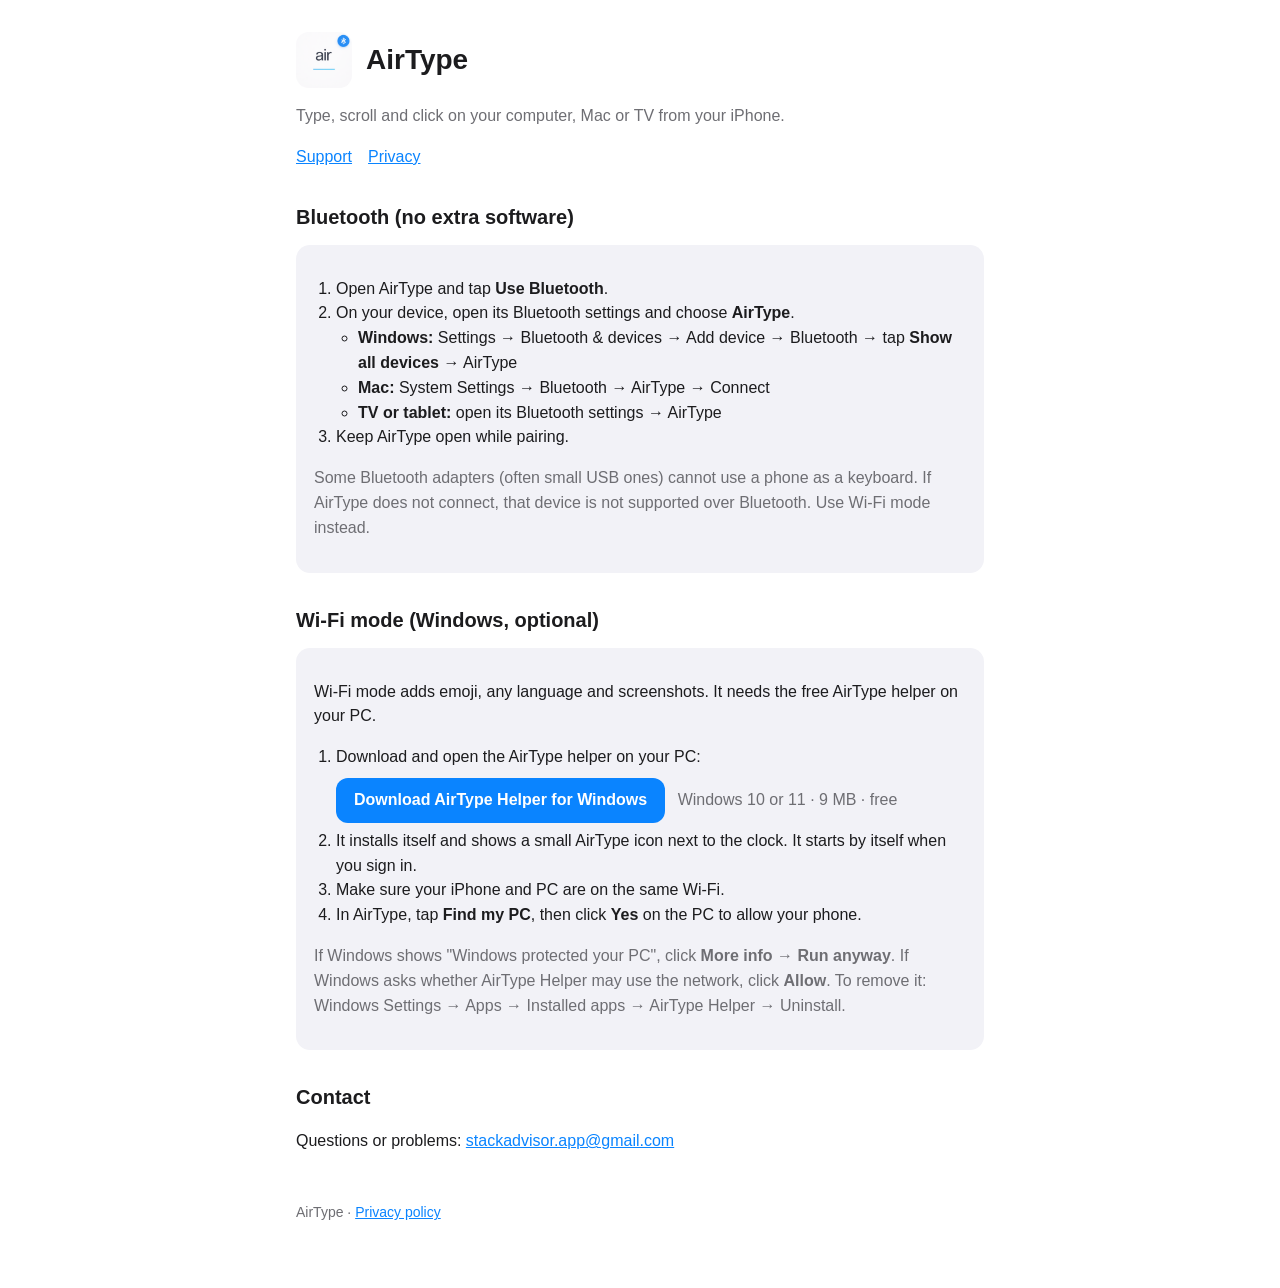
<file: index.html>
<!doctype html>
<html lang="en">
<head>
<meta charset="utf-8">
<meta name="viewport" content="width=device-width, initial-scale=1">
<title>AirType Support</title>
<meta name="description" content="Help for AirType: use your iPhone as a keyboard and touchpad for your computer, Mac or TV.">
<link rel="icon" href="icon.png">
<link rel="stylesheet" href="style.css">
</head>
<body>
<main>
  <header><img src="icon.png" alt=""><h1>AirType</h1></header>
  <p class="muted">Type, scroll and click on your computer, Mac or TV from your iPhone.</p>
  <nav><a href="./">Support</a><a href="privacy.html">Privacy</a></nav>

  <h2>Bluetooth (no extra software)</h2>
  <div class="card">
    <ol>
      <li>Open AirType and tap <b>Use Bluetooth</b>.</li>
      <li>On your device, open its Bluetooth settings and choose <b>AirType</b>.
        <ul>
          <li><b>Windows:</b> Settings → Bluetooth &amp; devices → Add device → Bluetooth → tap <b>Show all devices</b> → AirType</li>
          <li><b>Mac:</b> System Settings → Bluetooth → AirType → Connect</li>
          <li><b>TV or tablet:</b> open its Bluetooth settings → AirType</li>
        </ul>
      </li>
      <li>Keep AirType open while pairing.</li>
    </ol>
    <p class="muted">Some Bluetooth adapters (often small USB ones) cannot use a phone as a keyboard. If AirType does not connect, that device is not supported over Bluetooth. Use Wi-Fi mode instead.</p>
  </div>

  <h2>Wi-Fi mode (Windows, optional)</h2>
  <div class="card">
    <p>Wi-Fi mode adds emoji, any language and screenshots. It needs the free AirType helper on your PC.</p>
    <ol>
      <li>Download and open the AirType helper on your PC:<br>
        <a class="btn" href="https://github.com/nixflex/airtype-app/releases/latest/download/AirType-Helper-Setup.exe">Download AirType Helper for Windows</a>
        <span class="muted">Windows 10 or 11 · 9 MB · free</span></li>
      <li>It installs itself and shows a small AirType icon next to the clock. It starts by itself when you sign in.</li>
      <li>Make sure your iPhone and PC are on the same Wi-Fi.</li>
      <li>In AirType, tap <b>Find my PC</b>, then click <b>Yes</b> on the PC to allow your phone.</li>
    </ol>
    <p class="muted">If Windows shows "Windows protected your PC", click <b>More info</b> → <b>Run anyway</b>. If Windows asks whether AirType Helper may use the network, click <b>Allow</b>.
    To remove it: Windows Settings → Apps → Installed apps → AirType Helper → Uninstall.</p>
  </div>

  <h2>Contact</h2>
  <p>Questions or problems: <a href="mailto:stackadvisor.app@gmail.com">stackadvisor.app@gmail.com</a></p>

  <footer>AirType · <a href="privacy.html">Privacy policy</a></footer>
</main>
</body>
</html>
</file>
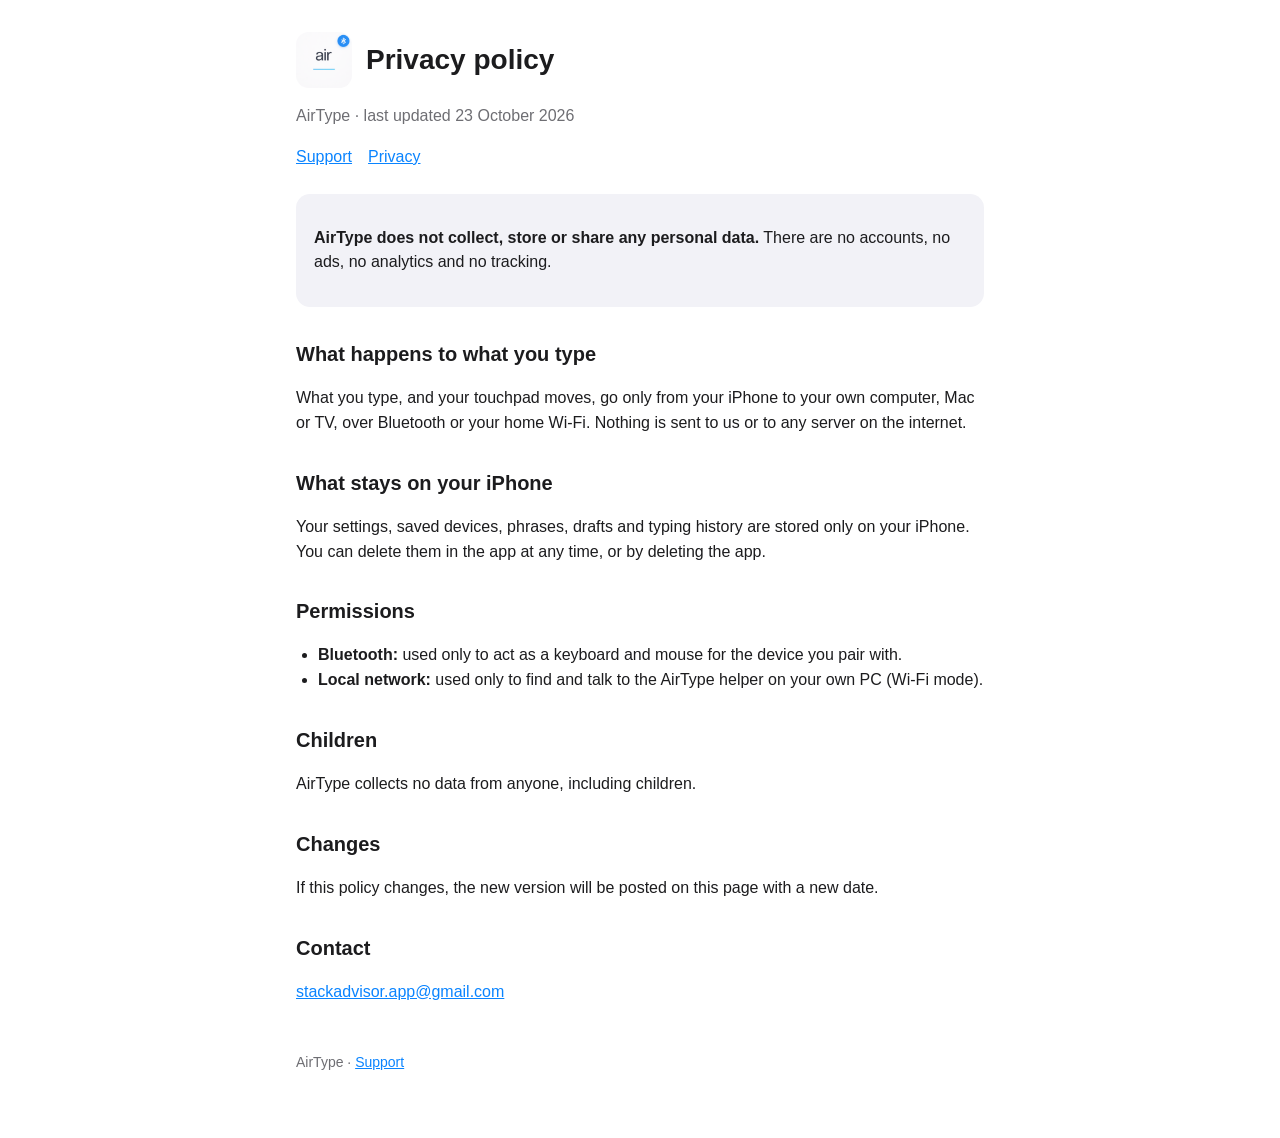
<file: privacy.html>
<!doctype html>
<html lang="en">
<head>
<meta charset="utf-8">
<meta name="viewport" content="width=device-width, initial-scale=1">
<title>AirType Privacy</title>
<meta name="description" content="AirType privacy policy: no data is collected.">
<link rel="icon" href="icon.png">
<link rel="stylesheet" href="style.css">
</head>
<body>
<main>
  <header><img src="icon.png" alt=""><h1>Privacy policy</h1></header>
  <p class="muted">AirType · last updated 23 October 2026</p>
  <nav><a href="./">Support</a><a href="privacy.html">Privacy</a></nav>

  <div class="card">
    <p><b>AirType does not collect, store or share any personal data.</b> There are no accounts, no ads, no analytics and no tracking.</p>
  </div>

  <h2>What happens to what you type</h2>
  <p>What you type, and your touchpad moves, go only from your iPhone to your own computer, Mac or TV, over Bluetooth or your home Wi-Fi. Nothing is sent to us or to any server on the internet.</p>

  <h2>What stays on your iPhone</h2>
  <p>Your settings, saved devices, phrases, drafts and typing history are stored only on your iPhone. You can delete them in the app at any time, or by deleting the app.</p>

  <h2>Permissions</h2>
  <ul>
    <li><b>Bluetooth:</b> used only to act as a keyboard and mouse for the device you pair with.</li>
    <li><b>Local network:</b> used only to find and talk to the AirType helper on your own PC (Wi-Fi mode).</li>
  </ul>

  <h2>Children</h2>
  <p>AirType collects no data from anyone, including children.</p>

  <h2>Changes</h2>
  <p>If this policy changes, the new version will be posted on this page with a new date.</p>

  <h2>Contact</h2>
  <p><a href="mailto:stackadvisor.app@gmail.com">stackadvisor.app@gmail.com</a></p>

  <footer>AirType · <a href="./">Support</a></footer>
</main>
</body>
</html>
</file>
<file: style.css>
:root { --bg: #ffffff; --text: #1c1c1e; --muted: #6e6e73; --card: #f2f2f7; --accent: #0a84ff; }
@media (prefers-color-scheme: dark) { :root { --bg: #000000; --text: #f2f2f7; --muted: #a1a1a6; --card: #1c1c1e; } }
* { box-sizing: border-box; }
body { margin: 0; background: var(--bg); color: var(--text); font: 16px/1.55 -apple-system, BlinkMacSystemFont, "Segoe UI", Roboto, sans-serif; }
main { max-width: 720px; margin: 0 auto; padding: 32px 16px 64px; }
header { display: flex; align-items: center; gap: 14px; margin-bottom: 8px; }
header img { width: 56px; height: 56px; border-radius: 13px; }
h1 { font-size: 28px; margin: 0; }
h2 { font-size: 20px; margin: 32px 0 8px; }
p, li { color: var(--text); }
.muted { color: var(--muted); }
.card { background: var(--card); border-radius: 14px; padding: 16px 18px; margin: 12px 0; }
a { color: var(--accent); }
nav { margin: 12px 0 24px; display: flex; gap: 16px; }
ol, ul { padding-left: 22px; }
.btn { display: inline-block; margin: 8px 8px 6px 0; padding: 10px 18px; border-radius: 12px; background: var(--accent); color: #fff; font-weight: 600; text-decoration: none; }
footer { margin-top: 48px; font-size: 14px; color: var(--muted); }
</file>
